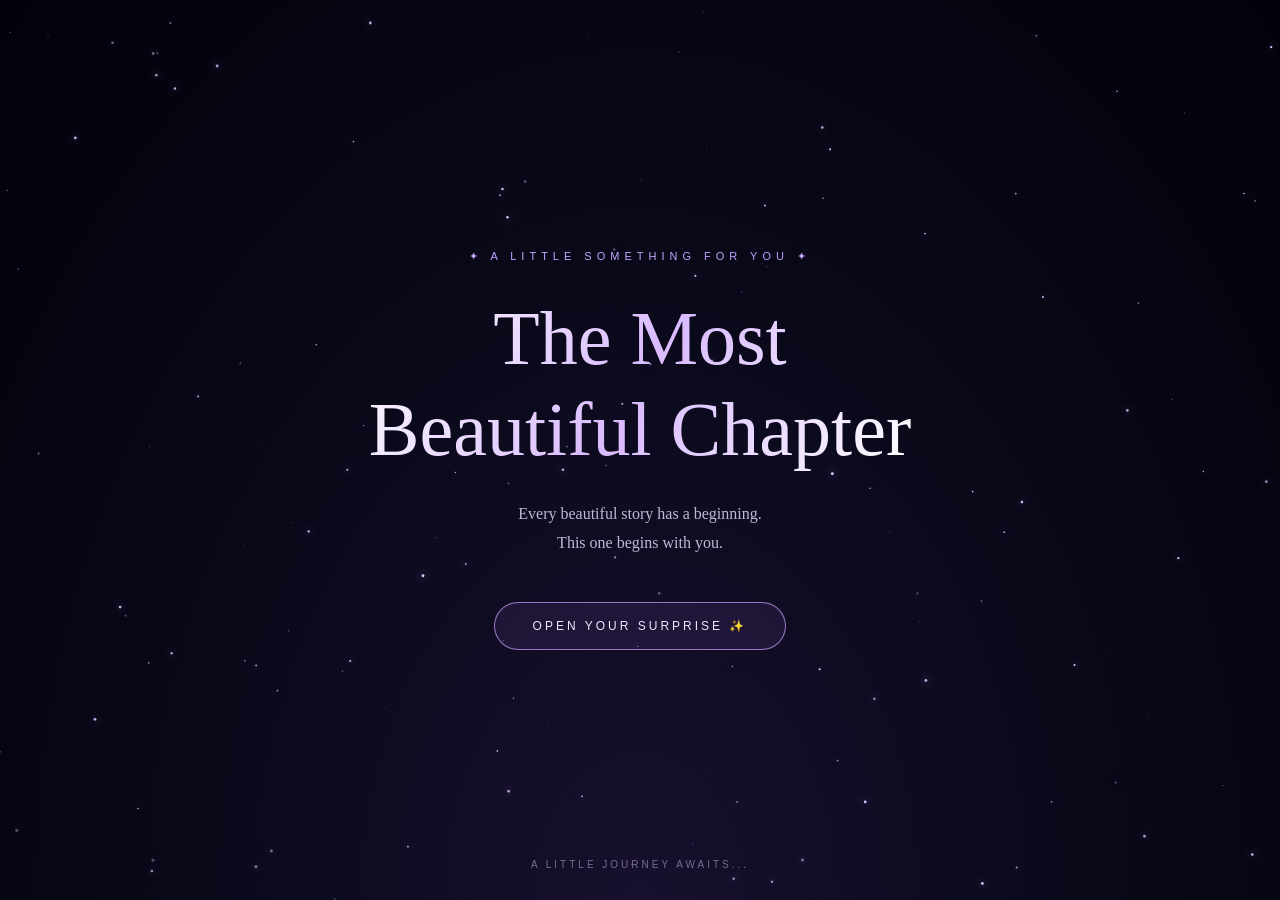
<file: index.html>
<!DOCTYPE html>
<html lang="en">
<head>
<meta charset="UTF-8">
<meta name="viewport" content="width=device-width, initial-scale=1.0">
<title>The Most Beautiful Chapter</title>
<link rel="stylesheet" href="style.css">
</head>
<body>

<canvas id="stars"></canvas>

<div class="container">

    <div class="top-label">
        ✦ A LITTLE SOMETHING FOR YOU ✦
    </div>

    <h1>
        The Most<br>
        Beautiful Chapter
    </h1>

    <p class="subtitle">
        Every beautiful story has a beginning.<br>
        This one begins with you.
    </p>

    <button class="surprise-btn" onclick="openSurprise()">
        OPEN YOUR SURPRISE ✨
    </button>

    <div class="bottom-text">
        A LITTLE JOURNEY AWAITS...
    </div>

</div>

<script src="script.js"></script>
</body>
</html>
</file>
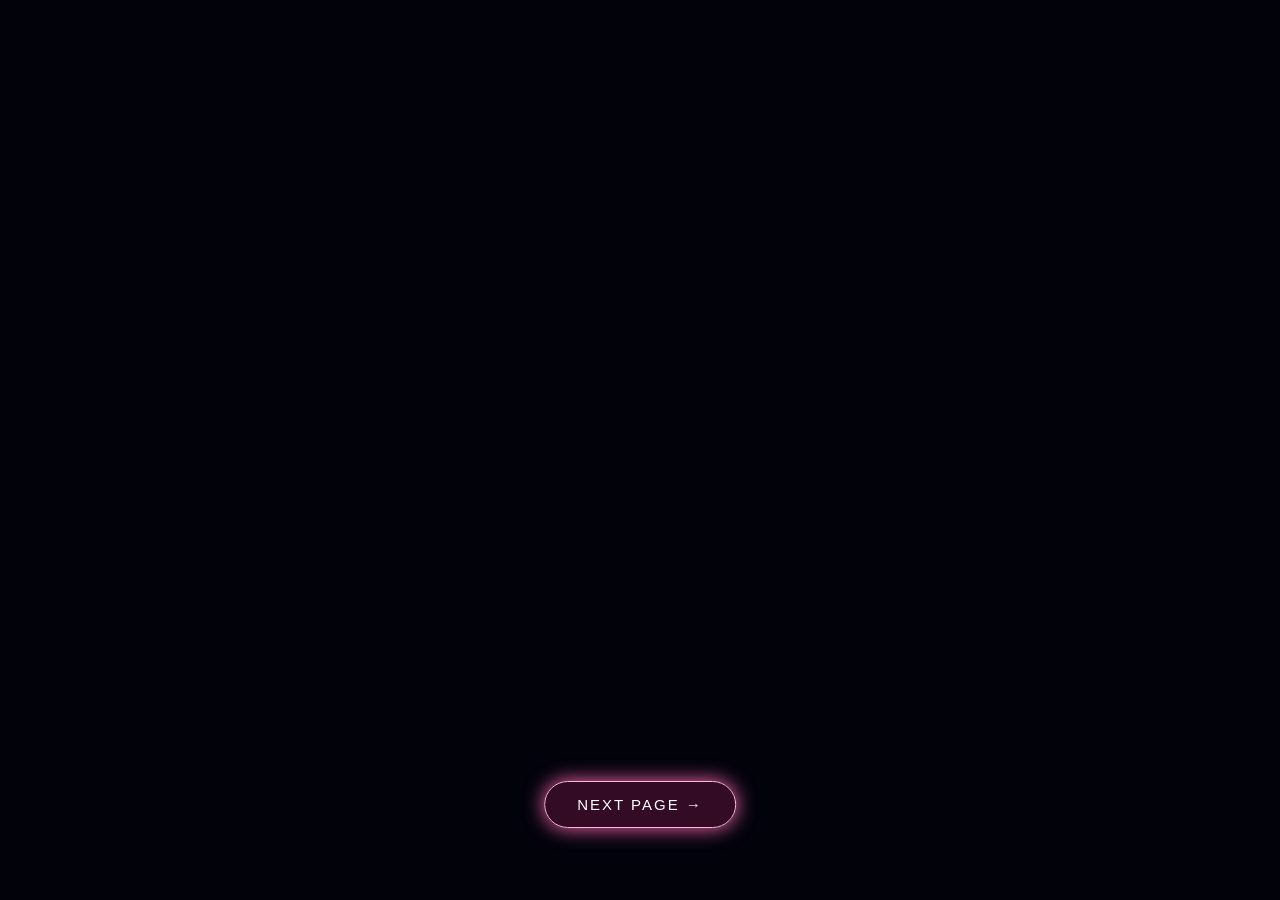
<file: page2.html>
<!DOCTYPE html>
<html lang="en">
<head>
    <meta charset="UTF-8">
    <meta name="viewport" content="width=device-width, initial-scale=1.0">

    <title>A Universe of You</title>

    <link rel="stylesheet" href="galaxy.css">
</head>

<body>

    <canvas class="webgl"></canvas>

    <div class="love-message">

        <div class="message first">
            <h1>Among Billions of Stars</h1>

            <p>
                “The universe is endless,<br>
                yet somehow, my favorite place<br>
                is wherever you are.”
            </p>
        </div>

        <div class="message second">
            <h1>A Thousand Little Reasons</h1>

            <p>
                “Maybe I can't give you the whole universe,<br>
                but I promise to make you feel like<br>
                you are my whole universe.”
            </p>
        </div>

        <div class="message third">
            <h2>
                Happy Birthday,<br>
                My Favorite Person ❤️
            </h2>
        </div>

    </div>

    <script type="module" src="galaxy.js"></script>
    <button id="nextButton" onclick="window.location.href='page3.html'">
    NEXT PAGE →
</button>

</body>
</html>
</file>
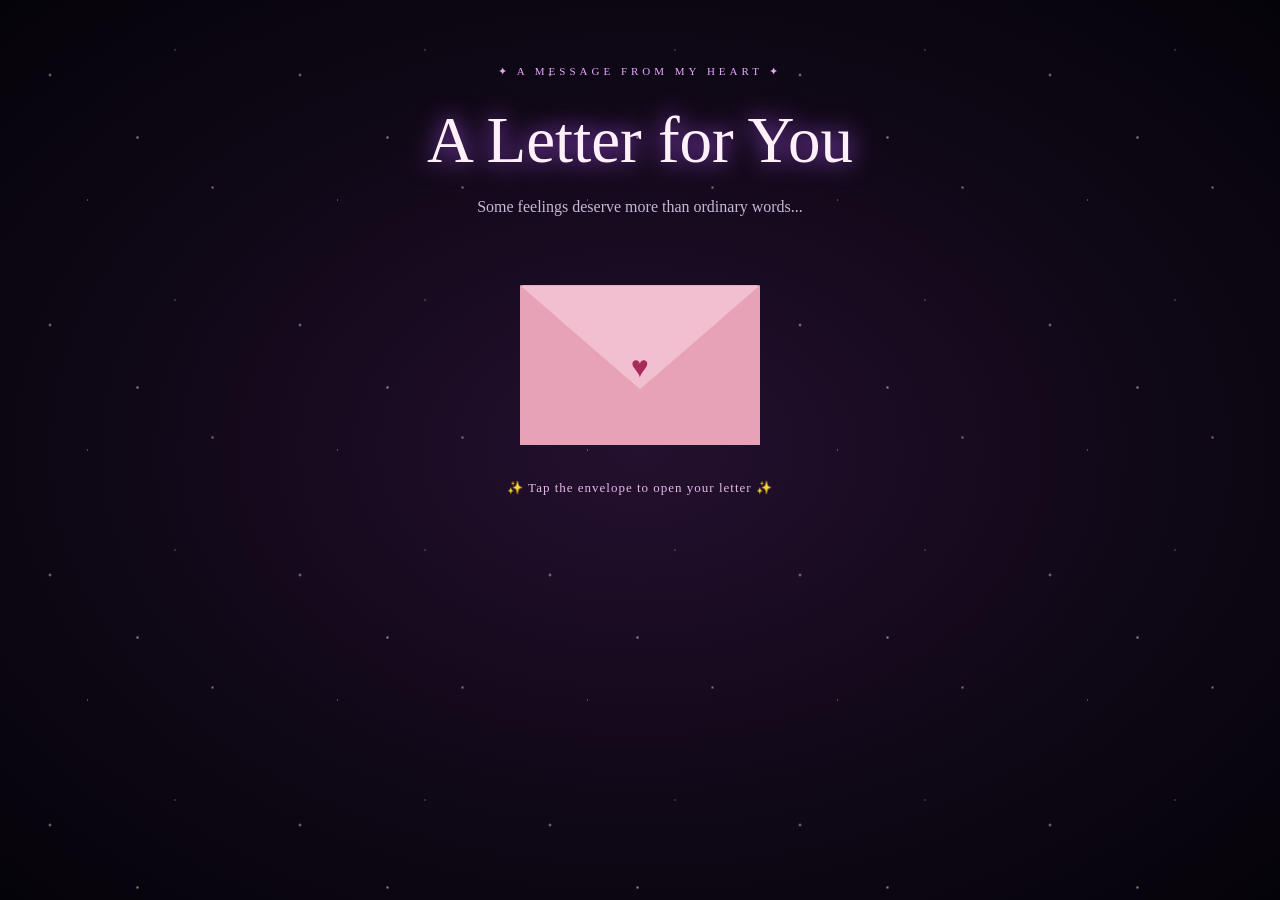
<file: page3.html>
<!DOCTYPE html>
<html lang="en">
<head>
<meta charset="UTF-8">
<meta name="viewport" content="width=device-width, initial-scale=1.0">
<title>A Letter for You ❤️</title>
<link rel="stylesheet" href="letter.css">
</head>

<body>

<div class="stars"></div>

<div class="letter-container">

    <div class="top-label">✦ A MESSAGE FROM MY HEART ✦</div>

    <h1>A Letter for You</h1>

    <p class="subtitle">
        Some feelings deserve more than ordinary words...
    </p>

    <div class="envelope" id="envelope" onclick="openLetter()">
        <div class="envelope-back"></div>
        <div class="letter">
            <div class="letter-preview">A little letter for you ❤️</div>
        </div>
        <div class="envelope-front"></div>
        <div class="envelope-flap"></div>
        <div class="heart">♥</div>
    </div>

    <p class="click-text" id="clickText">
        ✨ Tap the envelope to open your letter ✨
    </p>

    <div class="letter-content" id="letterContent">

        <h2>To My Favorite Person,</h2>

        <p id="typedText"></p>

        <p class="signature">
            With all my love, ❤️
        </p>

    </div>

    <button class="next-btn" id="nextBtn" onclick="goNext()">
        CONTINUE THE JOURNEY ✨
    </button>

</div>

<script src="letter.js"></script>

</body>
</html>
</file>
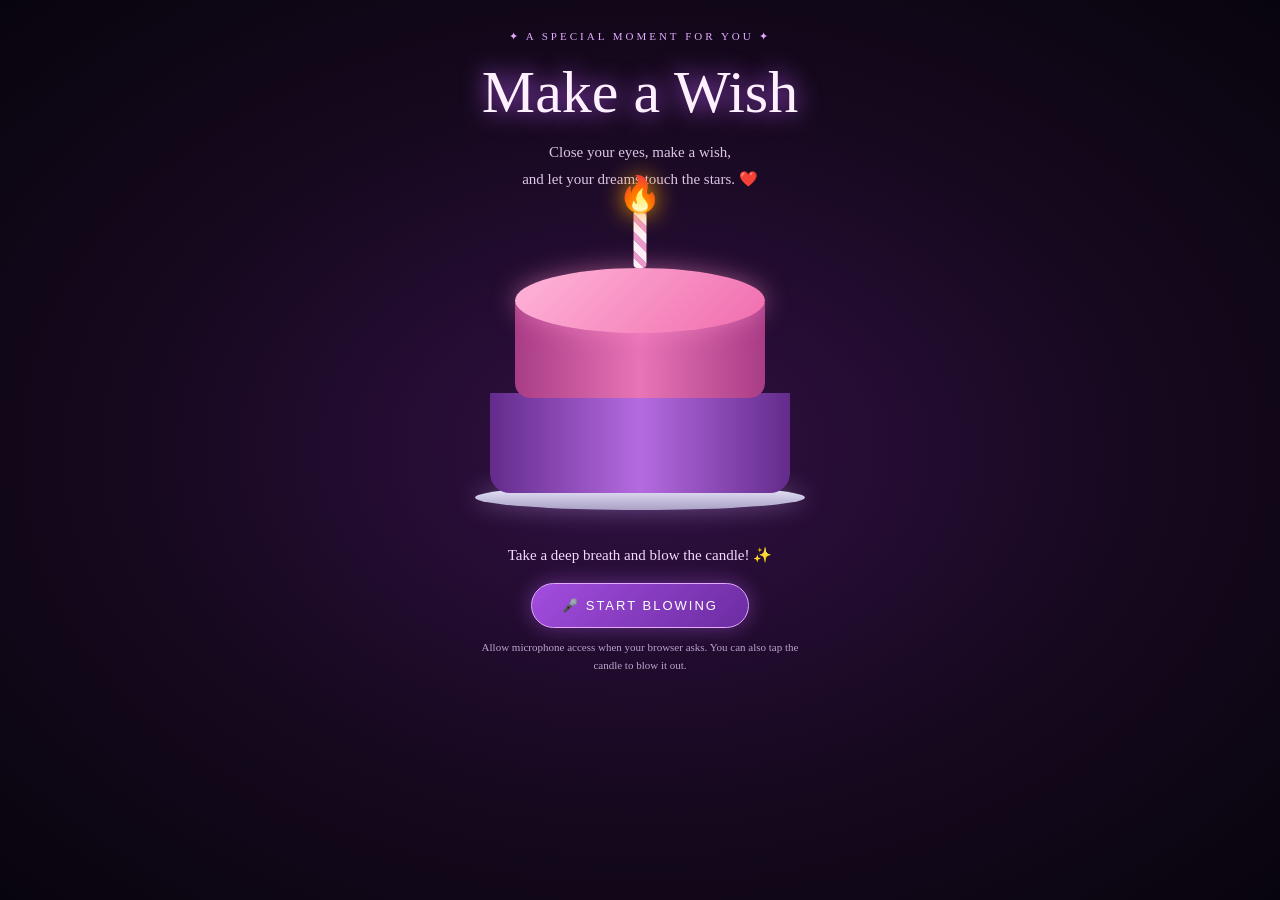
<file: page5.html>
<!DOCTYPE html>
<html lang="en">
<head>
    <meta charset="UTF-8">
    <meta name="viewport" content="width=device-width, initial-scale=1.0">
    <title>Make a Wish ❤️</title>
    <link rel="stylesheet" href="cake.css">
</head>

<body>

    <div class="cake-container">

        <div class="top-label">
            ✦ A SPECIAL MOMENT FOR YOU ✦
        </div>

        <h1>Make a Wish</h1>

        <p class="subtitle">
            Close your eyes, make a wish,<br>
            and let your dreams touch the stars. ❤️
        </p>

        <div class="cake-area">

            <div class="cake">

                <div class="flame" id="flame">🔥</div>

                <div class="candle"></div>

                <div class="cake-top"></div>
                <div class="cake-middle"></div>
                <div class="cake-bottom"></div>
                <div class="cake-plate"></div>

            </div>

        </div>

        <p id="instruction">
            Take a deep breath and blow the candle! ✨
        </p>

        <button id="blowButton">
            🎤 START BLOWING
        </button>

        <p class="hint">
            Allow microphone access when your browser asks.
            You can also tap the candle to blow it out.
        </p>

        <div id="surprise" class="hidden">

            <h2>Happy Birthday, My Love! ❤️</h2>

            <p>
                May every wish in your heart come true.<br>
                You deserve all the happiness in this universe.
            </p>

            <button onclick="goNext()">
                ONE LAST SURPRISE ✨
            </button>

        </div>

    </div>

    <script src="cake.js"></script>

</body>
</html>
</file>
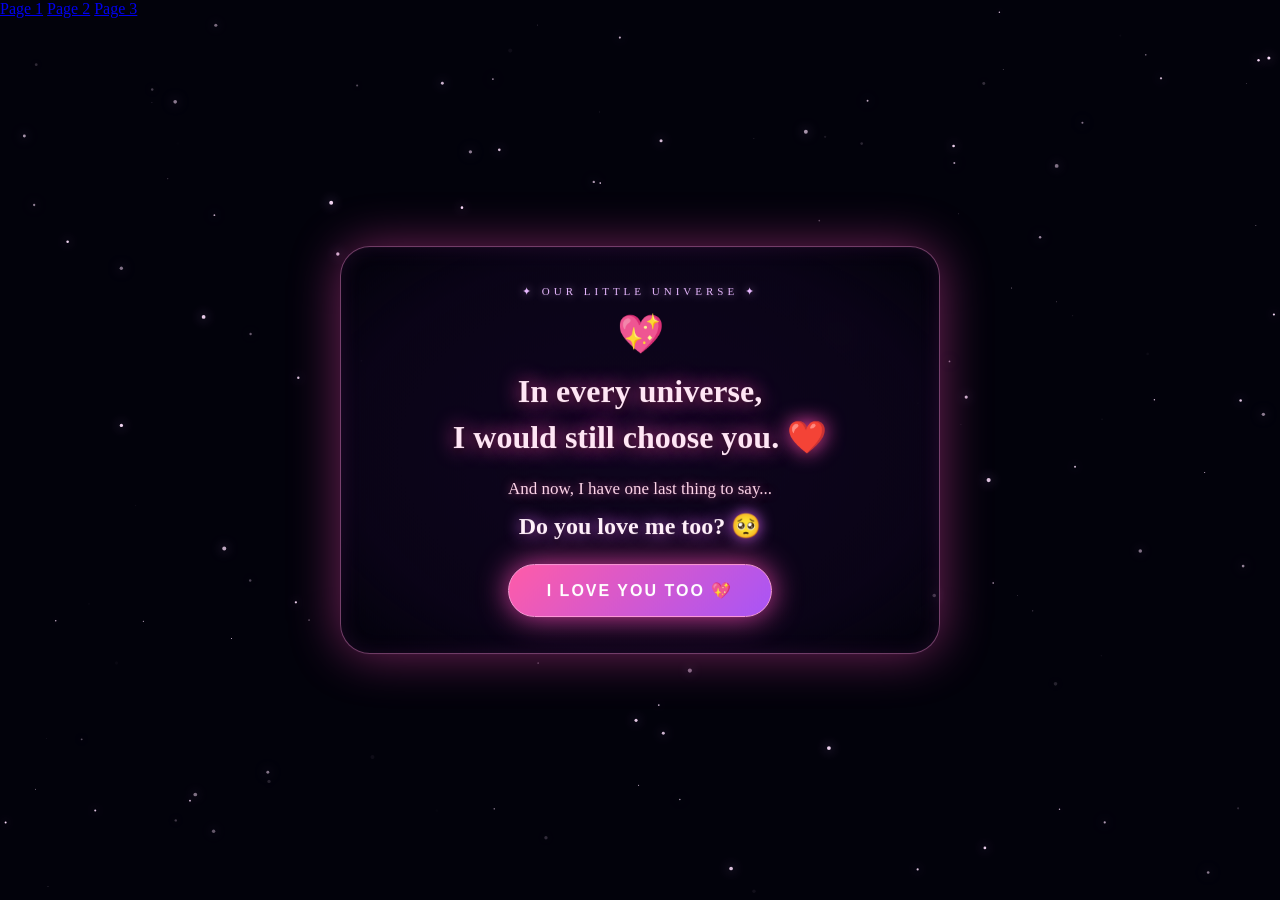
<file: page6.html>
<!DOCTYPE html>
<html lang="en">
<head>
    <meta charset="UTF-8">
    <meta name="viewport" content="width=device-width, initial-scale=1.0">
    <title>Forever Special ❤️</title>
    <link rel="stylesheet" href="final.css">
</head>

<body class="page3-standalone-body">

    <!-- Top Serial Page Navigation -->
    <nav id="topNav">
        <a href="page1.html" class="nav-btn">Page 1</a>
        <a href="page2.html" class="nav-btn">Page 2</a>
        <a href="page3.html" class="nav-btn active">Page 3</a>
    </nav>

    <canvas id="stars"></canvas>

    <!-- Intro Card -->
    <div id="page3IntroCard" class="page3-proposal-card">

        <p class="top-label">✦ OUR LITTLE UNIVERSE ✦</p>

        <div class="heart-pulse-icon">💖</div>

        <h2>
            In every universe,<br>
            I would still choose you. ❤️
        </h2>

        <p class="question-subtitle">
            And now, I have one last thing to say...
        </p>

        <h3>Do you love me too? 🥺</h3>

        <button
            id="loveButton"
            class="love-btn-glow"
            onclick="showLoveMessage(event)">
            I LOVE YOU TOO 💖
        </button>

    </div>

    <!-- Celebration Container -->
    <main id="page3Celebration" class="container celebration-container hidden">

        <div id="loveMessage" class="hidden">

            <p>You just made my whole universe brighter! ✨</p>

            <p class="extra-love">
                I wish I could hold your hand right now,
                look into your eyes, and tell you how much
                you mean to me. ❤️
            </p>

            <p class="forever-line">
                You will always be my favourite person. 💗
            </p>

        </div>

        <footer>
            MADE WITH ALL MY LOVE ❤️
        </footer>

    </main>

    <script src="final.js"></script>

    <!-- Old YouTube Music Removed -->

</body>
</html>
</file>
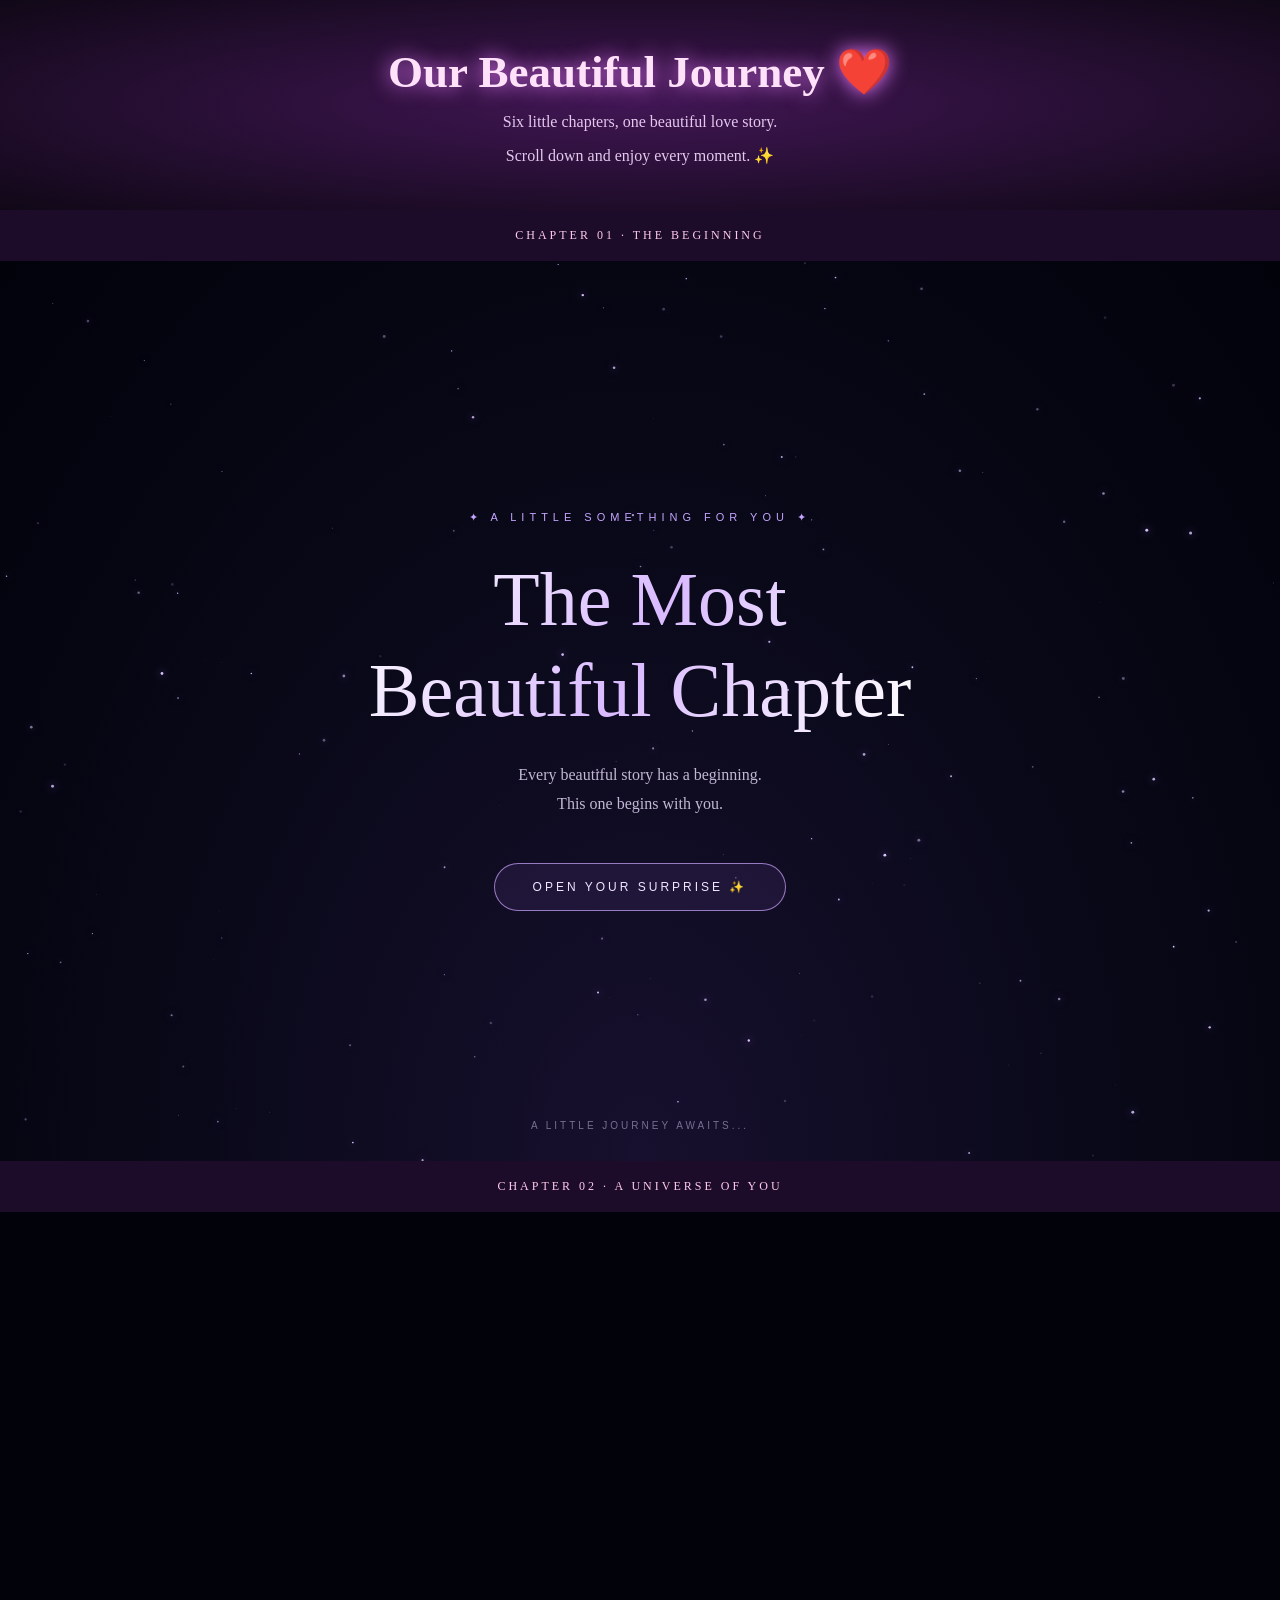
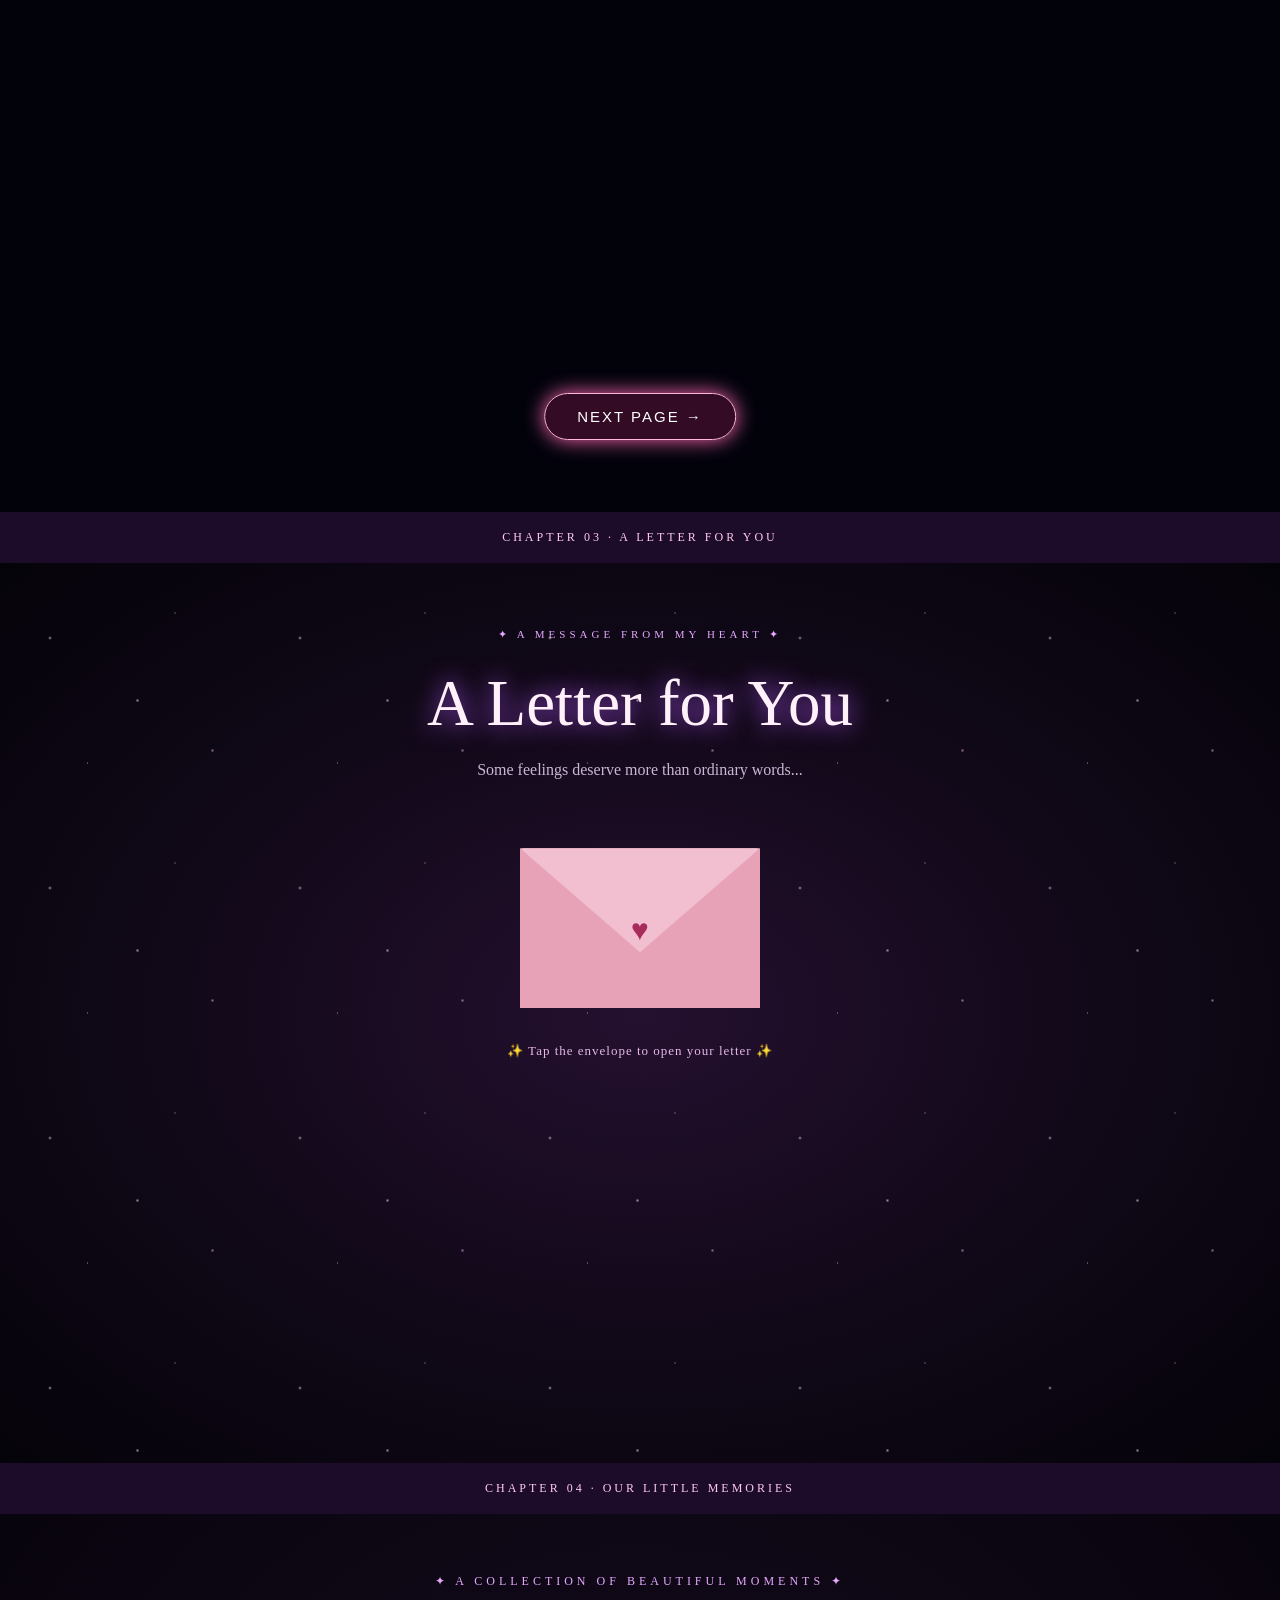
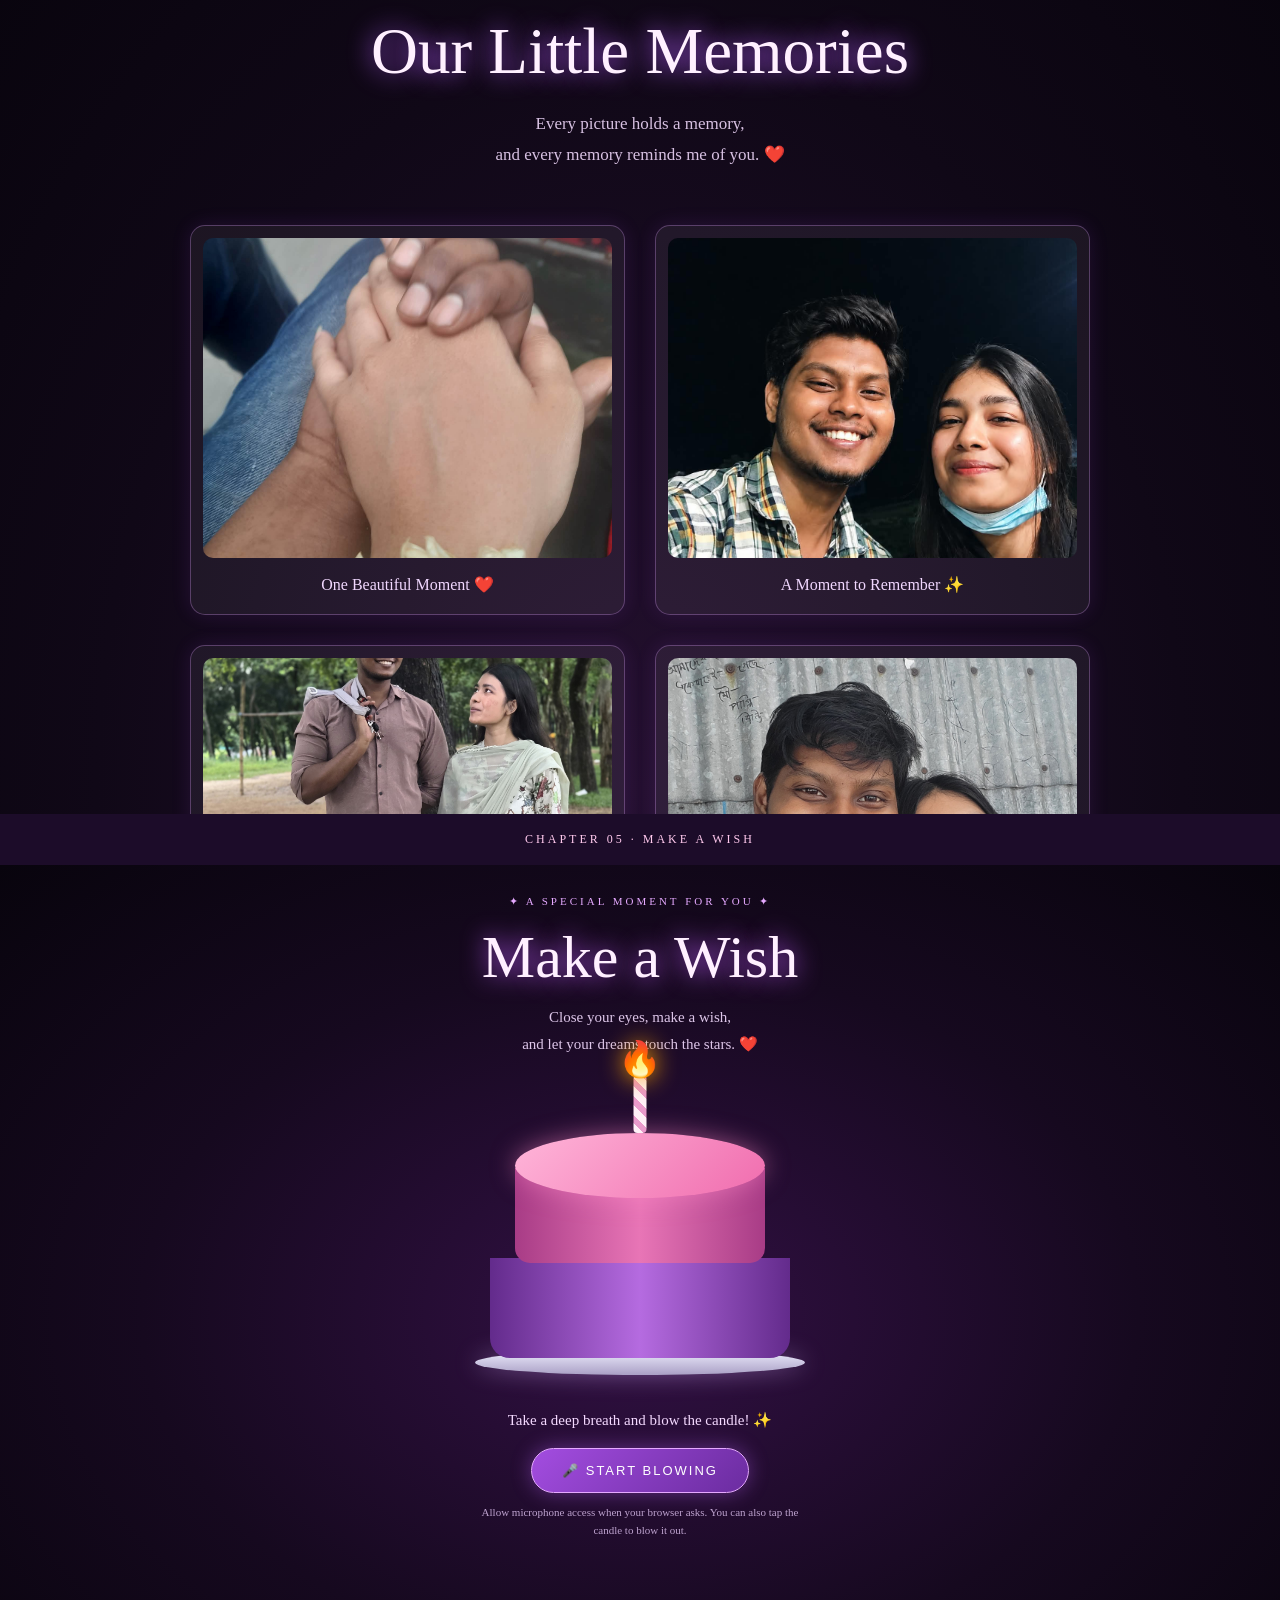
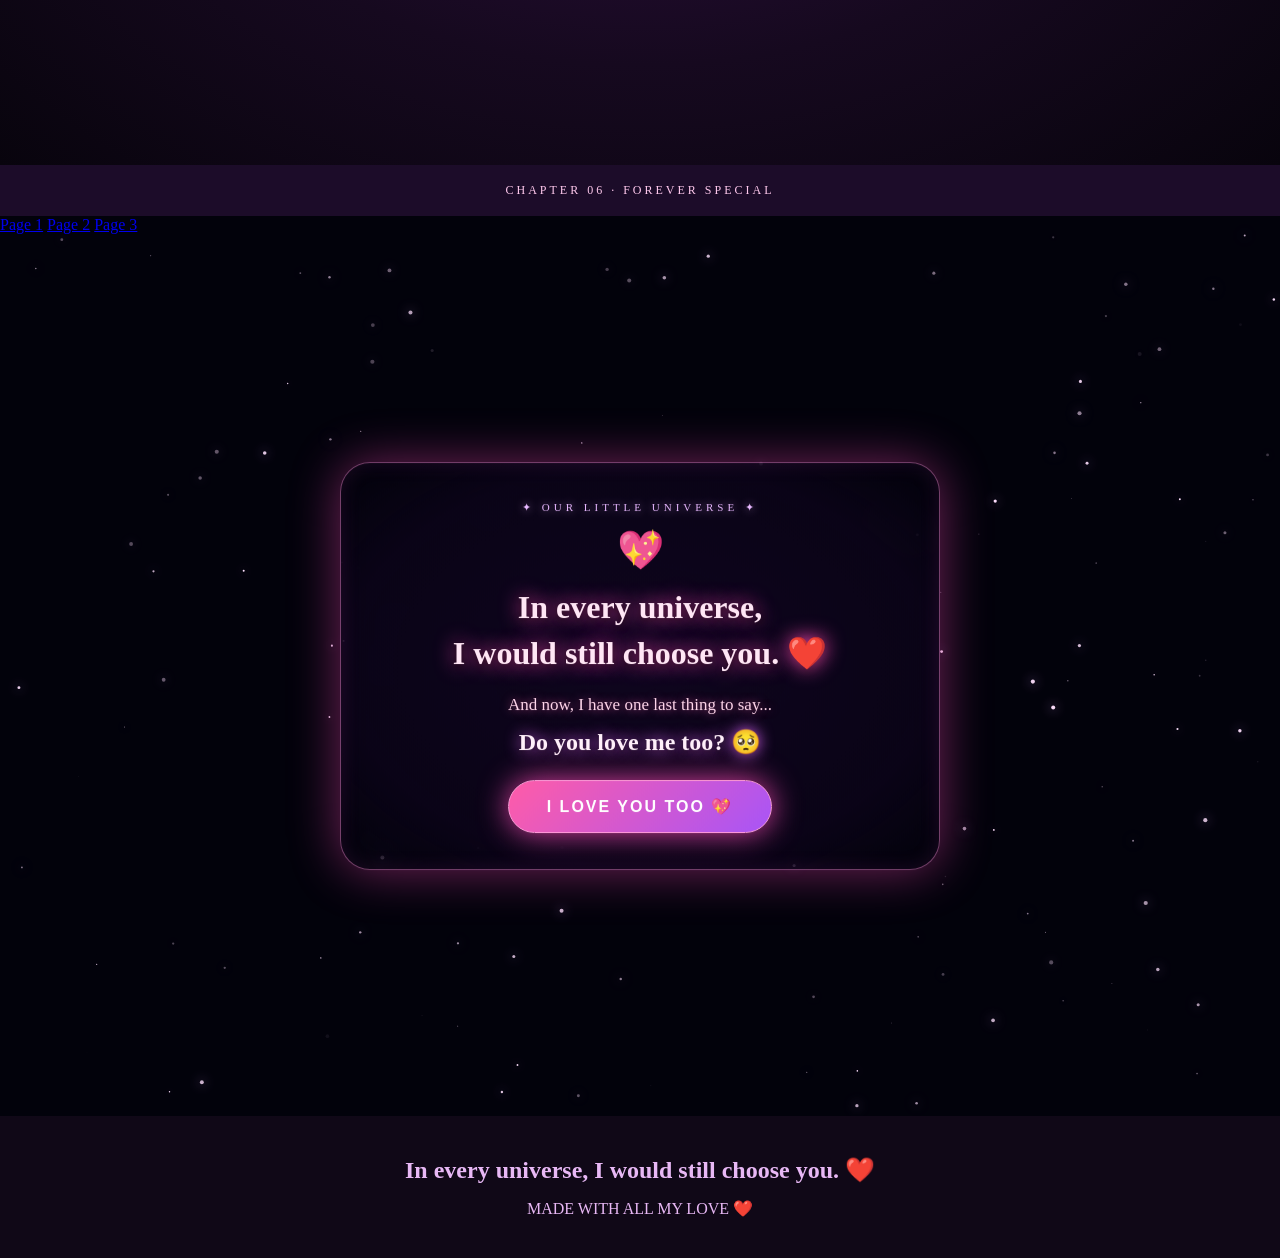
<file: preview.html>
<!DOCTYPE html>
<html lang="en">
<head>
    <meta charset="UTF-8">
    <meta name="viewport" content="width=device-width, initial-scale=1.0">
    <title>Our Beautiful Journey ❤️</title>

    <style>
        * {
            margin: 0;
            padding: 0;
            box-sizing: border-box;
        }

        body {
            background: #100817;
            color: white;
            font-family: Georgia, serif;
        }

        .preview-header {
            text-align: center;
            padding: 45px 15px;
            background: radial-gradient(ellipse, #401653, #100817);
        }

        .preview-header h1 {
            font-size: clamp(27px, 5vw, 45px);
            color: #ffe1fa;
            text-shadow: 0 0 20px #e879ff;
        }

        .preview-header p {
            margin-top: 15px;
            color: #e4c8ee;
        }

        .page {
            width: 100%;
            min-height: 100vh;
            border: none;
            display: block;
            background: #100817;
        }

        .page-label {
            text-align: center;
            padding: 18px;
            color: #ffc9ed;
            letter-spacing: 3px;
            font-size: 12px;
            background: #1c0c29;
        }

        footer {
            text-align: center;
            padding: 40px 15px;
            color: #e8b8f5;
            background: #100817;
        }
    </style>
</head>

<body>

    <header class="preview-header">
        <h1>Our Beautiful Journey ❤️</h1>
        <p>Six little chapters, one beautiful love story.</p>
        <p>Scroll down and enjoy every moment. ✨</p>
    </header>

    <div class="page-label">CHAPTER 01 · THE BEGINNING</div>
    <iframe class="page" src="index.html" title="The Beginning"></iframe>

    <div class="page-label">CHAPTER 02 · A UNIVERSE OF YOU</div>
    <iframe class="page" src="page2.html" title="A Universe of You"></iframe>

    <div class="page-label">CHAPTER 03 · A LETTER FOR YOU</div>
    <iframe class="page" src="page3.html" title="A Letter for You"></iframe>

    <div class="page-label">CHAPTER 04 · OUR LITTLE MEMORIES</div>
    <iframe class="page" src="page4.html" title="Our Little Memories"></iframe>

    <div class="page-label">CHAPTER 05 · MAKE A WISH</div>
    <iframe class="page" src="page5.html" title="Make a Wish"></iframe>

    <div class="page-label">CHAPTER 06 · FOREVER SPECIAL</div>
    <iframe class="page" src="page6.html" title="Forever Special"></iframe>

    <footer>
        <h2>In every universe, I would still choose you. ❤️</h2>
        <p style="margin-top: 15px;">MADE WITH ALL MY LOVE ❤️</p>
    </footer>

</body>
</html>
</file>
<file: style.css>
* {
    margin: 0;
    padding: 0;
    box-sizing: border-box;
}

body {
    min-height: 100vh;
    overflow: hidden;
    background: radial-gradient(
        ellipse at bottom,
        #17102e 0%,
        #080817 55%,
        #02020b 100%
    );
    color: white;
    font-family: Georgia, serif;
}

#stars {
    position: fixed;
    inset: 0;
    width: 100%;
    height: 100%;
    z-index: 0;
}

.container {
    position: relative;
    z-index: 2;
    min-height: 100vh;
    display: flex;
    flex-direction: column;
    justify-content: center;
    align-items: center;
    text-align: center;
    padding: 25px;
}

.top-label {
    color: #c5a4ff;
    font-family: Arial, sans-serif;
    font-size: 11px;
    letter-spacing: 5px;
    margin-bottom: 30px;
    opacity: 0;
    animation: fadeUp 1.5s 0.4s forwards;
}

h1 {
    font-size: clamp(38px, 7vw, 76px);
    font-weight: normal;
    line-height: 1.2;
    max-width: 850px;
    background: linear-gradient(
        120deg,
        #ffffff,
        #d9baff,
        #ffffff
    );
    background-clip: text;
    -webkit-background-clip: text;
    color: transparent;
    opacity: 0;
    animation: fadeUp 1.8s 0.8s forwards;
}

.subtitle {
    color: #c2b8d5;
    font-size: 16px;
    line-height: 1.8;
    max-width: 450px;
    margin-top: 25px;
    opacity: 0;
    animation: fadeUp 1.5s 1.5s forwards;
}

.surprise-btn {
    margin-top: 45px;
    padding: 16px 38px;
    border: 1px solid rgba(204, 165, 255, 0.7);
    border-radius: 50px;
    color: #f2e6ff;
    background: rgba(142, 93, 200, 0.12);
    font-size: 12px;
    letter-spacing: 3px;
    cursor: pointer;
    transition: 0.4s;
    opacity: 0;
    animation: fadeUp 1.5s 2.1s forwards;
}

.surprise-btn:hover {
    background: rgba(177, 124, 255, 0.3);
    box-shadow: 0 0 35px rgba(177, 124, 255, 0.4);
    transform: translateY(-4px);
}

.bottom-text {
    position: absolute;
    bottom: 30px;
    color: #77708f;
    font-family: Arial, sans-serif;
    font-size: 10px;
    letter-spacing: 3px;
    opacity: 0;
    animation: fadeIn 2s 3s forwards;
}

@keyframes fadeUp {
    from {
        opacity: 0;
        transform: translateY(35px);
    }
    to {
        opacity: 1;
        transform: translateY(0);
    }
}

@keyframes fadeIn {
    to {
        opacity: 1;
    }
}

@media (max-width: 600px) {
    .subtitle {
        font-size: 14px;
    }

    .surprise-btn {
        padding: 15px 28px;
        font-size: 10px;
    }
}
/* FULL SCREEN PAGE 1 */
html,
body {
    width: 100%;
    min-height: 100%;
    margin: 0;
}

body {
    min-height: 100vh;
    min-height: 100svh;
    overflow: hidden;
}

.container {
    min-height: 100vh;
    min-height: 100svh;
    width: 100%;
    display: flex;
    flex-direction: column;
    justify-content: center;
    align-items: center;
    padding: 20px;
}

#stars {
    position: fixed;
    inset: 0;
    width: 100%;
    height: 100%;
}
</file>
<file: galaxy.css>
* {
    margin: 0;
    padding: 0;
    box-sizing: border-box;
}

html,
body {
    width: 100%;
    height: 100%;
    overflow: hidden;
    background: #02020b;
}

.webgl {
    position: fixed;
    inset: 0;
    width: 100%;
    height: 100%;
    outline: none;
    z-index: 0;
    display: block;
}

.love-message {
    position: fixed;
    inset: 0;
    z-index: 2;
    display: flex;
    align-items: flex-start;
    justify-content: center;
    text-align: center;
    pointer-events: none;
    padding: 8vh 20px 20px;
    background: transparent !important;
}

.message {
    position: absolute;
    top: 8vh;
    left: 50%;
    transform: translateX(-50%);
    width: 100%;
    padding: 15px;
    opacity: 0;
    background: transparent !important;
    background-color: transparent !important;
    border: none !important;
    outline: none !important;
    box-shadow: none !important;
    backdrop-filter: none !important;
    -webkit-backdrop-filter: none !important;
    animation: showMessage 6s ease forwards;
}

.message h1 {
    font-family: Georgia, serif;
    font-size: clamp(28px, 5vw, 48px);
    font-weight: normal;
    color: #FFB6D9 !important;
    text-shadow: 0 0 12px #FF69B4;
    margin-bottom: 25px;
    background: transparent !important;
}

.message p {
    font-family: Georgia, serif;
    font-size: clamp(15px, 2.5vw, 22px);
    line-height: 1.9;
    color: #FFFFFF !important;
    text-shadow: 0 0 8px rgba(255, 182, 217, 0.5);
    background: transparent !important;
}

.message.second {
    animation-delay: 6s;
}

.message.third {
    animation-delay: 12s;
}

.message h2 {
    font-family: Georgia, serif;
    font-weight: normal;
    font-size: clamp(27px, 5vw, 46px);
    color: #FFB6D9 !important;
    text-shadow: 0 0 15px #FF69B4;
    background: transparent !important;
}

@keyframes showMessage {
    0% {
        opacity: 0;
        transform: translate(-50%, 25px);
    }

    15% {
        opacity: 1;
        transform: translate(-50%, 0);
    }

    80% {
        opacity: 1;
        transform: translate(-50%, 0);
    }

    100% {
        opacity: 0;
        transform: translate(-50%, -20px);
    }
}

#nextButton {
    position: fixed;
    z-index: 5;
    bottom: 8%;
    left: 50%;
    transform: translateX(-50%);
    padding: 14px 32px;
    border: 1px solid #FFB6D9;
    border-radius: 40px;
    background: rgba(100, 20, 65, 0.5);
    color: #FFFFFF;
    font-size: 15px;
    letter-spacing: 2px;
    cursor: pointer;
    box-shadow: 0 0 20px #FF69B4;
    opacity: 0;
    pointer-events: none;
    animation: showNext 1s ease 18s forwards;
}

@keyframes showNext {
    to {
        opacity: 1;
        pointer-events: auto;
    }
}
</file>
<file: letter.css>
* {
    margin: 0;
    padding: 0;
    box-sizing: border-box;
}

body {
    min-height: 100vh;
    overflow-x: hidden;
    background: radial-gradient(ellipse at center, #24102f 0%, #100817 55%, #05030a 100%);
    color: #fff;
    font-family: Georgia, 'Times New Roman', serif;
}

.stars {
    position: fixed;
    inset: 0;
    pointer-events: none;
    background-image:
        radial-gradient(2px 2px at 20% 30%, #fff, transparent),
        radial-gradient(1px 1px at 70% 20%, #fff, transparent),
        radial-gradient(2px 2px at 85% 75%, #f5b8ff, transparent),
        radial-gradient(1px 1px at 35% 80%, #fff, transparent),
        radial-gradient(2px 2px at 55% 55%, #fff, transparent);
    background-size: 250px 250px;
    opacity: 0.55;
    animation: twinkle 5s infinite alternate;
}

.letter-container {
    position: relative;
    z-index: 1;
    width: 100%;
    min-height: 100vh;
    padding: 65px 20px;
    display: flex;
    flex-direction: column;
    align-items: center;
    text-align: center;
}

.top-label {
    color: #e5a8ff;
    letter-spacing: 4px;
    font-size: 11px;
    margin-bottom: 25px;
    animation: fadeIn 2s ease;
}

h1 {
    font-size: clamp(38px, 7vw, 65px);
    color: #fff0fa;
    font-weight: normal;
    text-shadow: 0 0 25px #b65aff;
    margin-bottom: 15px;
    animation: fadeIn 2s ease;
}

.subtitle {
    color: #cbb6d5;
    font-size: 16px;
    margin-bottom: 65px;
    line-height: 1.7;
}

.envelope {
    position: relative;
    width: 240px;
    height: 160px;
    cursor: pointer;
    margin: 0 auto 35px;
    perspective: 1000px;
    transition: transform 0.4s ease;
}

.envelope:hover {
    transform: translateY(-8px);
}

.envelope-back {
    position: absolute;
    inset: 0;
    background: #c77d9d;
    border-radius: 5px;
    z-index: 1;
}

.letter {
    position: absolute;
    width: 210px;
    height: 135px;
    background: #fff0e9;
    left: 15px;
    bottom: 5px;
    z-index: 2;
    transition: transform 1s ease;
    display: flex;
    justify-content: center;
    align-items: center;
}

.letter-preview {
    color: #9d4e70;
    font-size: 14px;
}

.envelope-front {
    position: absolute;
    inset: 0;
    background: #e7a2b8;
    clip-path: polygon(0 0, 50% 60%, 100% 0, 100% 100%, 0 100%);
    z-index: 3;
}

.envelope-flap {
    position: absolute;
    inset: 0;
    background: #f2bfd0;
    clip-path: polygon(0 0, 100% 0, 50% 65%);
    transform-origin: top;
    transition: transform 0.8s ease;
    z-index: 4;
}

.heart {
    position: absolute;
    z-index: 5;
    top: 65px;
    left: 50%;
    transform: translateX(-50%);
    color: #a72c5b;
    font-size: 30px;
    transition: opacity 0.4s ease;
}

.envelope.open .envelope-flap {
    transform: rotateX(180deg);
    z-index: 0;
}

.envelope.open .letter {
    transform: translateY(-115px);
    z-index: 6;
}

.envelope.open .heart {
    opacity: 0;
}

.click-text {
    color: #e5b9e9;
    font-size: 13px;
    letter-spacing: 1px;
    margin-bottom: 30px;
    animation: pulse 2s infinite;
}

.letter-content {
    display: none;
    max-width: 650px;
    width: 100%;
    padding: 35px 30px;
    margin: 10px auto 35px;
    background: rgba(255, 240, 245, 0.96);
    color: #4a263b;
    border-radius: 12px;
    box-shadow: 0 0 40px rgba(218, 125, 190, 0.25);
    text-align: left;
    line-height: 1.9;
}

.letter-content.show {
    display: block;
    animation: fadeUp 1.2s ease;
}

.letter-content h2 {
    color: #a34472;
    margin-bottom: 20px;
    font-size: 25px;
}

#typedText {
    white-space: pre-line;
    font-size: 16px;
    min-height: 100px;
}

.signature {
    text-align: right;
    margin-top: 25px;
    color: #a34472;
    font-weight: bold;
}

.next-btn {
    display: none;
    background: linear-gradient(135deg, #a94cbd, #e17ca8);
    border: none;
    color: white;
    padding: 15px 30px;
    border-radius: 30px;
    font-size: 12px;
    letter-spacing: 2px;
    cursor: pointer;
    box-shadow: 0 0 25px rgba(207, 105, 214, 0.3);
    transition: 0.3s;
}

.next-btn.show {
    display: block;
    animation: fadeUp 1s ease;
}

.next-btn:hover {
    transform: scale(1.06);
    box-shadow: 0 0 35px rgba(207, 105, 214, 0.6);
}

@keyframes fadeIn {
    from { opacity: 0; }
    to { opacity: 1; }
}

@keyframes fadeUp {
    from {
        opacity: 0;
        transform: translateY(25px);
    }
    to {
        opacity: 1;
        transform: translateY(0);
    }
}

@keyframes pulse {
    0%, 100% { opacity: 0.6; }
    50% { opacity: 1; }
}

@keyframes twinkle {
    from { opacity: 0.25; }
    to { opacity: 0.75; }
}

@media (max-width: 600px) {
    .letter-container {
        padding: 50px 18px;
    }

    .subtitle {
        margin-bottom: 55px;
    }

    .letter-content {
        padding: 25px 20px;
    }

    #typedText {
        font-size: 15px;
    }
}
</file>
<file: cake.css>
* {
    margin: 0;
    padding: 0;
    box-sizing: border-box;
}

body {
    min-height: 100vh;
    background: radial-gradient(
        ellipse at center,
        #321044 0%,
        #16091f 55%,
        #08040d 100%
    );
    color: white;
    font-family: Georgia, serif;
    overflow-x: hidden;
}

.cake-container {
    min-height: 100vh;
    padding: 30px 20px 35px;
    display: flex;
    flex-direction: column;
    align-items: center;
    text-align: center;
}

.top-label {
    color: #e5a9ff;
    letter-spacing: 3px;
    font-size: 11px;
    margin-bottom: 15px;
}

h1 {
    font-size: clamp(38px, 7vw, 60px);
    font-weight: normal;
    color: #fff0ff;
    text-shadow: 0 0 25px #c05cff;
    margin-bottom: 12px;
}

.subtitle {
    color: #ddc6e9;
    font-size: 15px;
    line-height: 1.8;
}

/* Cake area */

.cake-area {
    width: 340px;
    height: 310px;
    margin-top: 35px;
    display: flex;
    justify-content: center;
    align-items: center;
}

.cake {
    position: relative;
    width: 300px;
    height: 230px;
    animation: cakeAppear 1.5s ease;
}

/* Cake layers */

.cake-top {
    position: absolute;
    top: 0;
    left: 25px;
    width: 250px;
    height: 65px;
    border-radius: 50%;
    background: linear-gradient(135deg, #ffb6d9, #f06cae);
    box-shadow: 0 0 25px rgba(255, 140, 200, 0.5);
    z-index: 3;
}

.cake-middle {
    position: absolute;
    top: 35px;
    left: 25px;
    width: 250px;
    height: 95px;
    background: linear-gradient(
        90deg,
        #a83c86,
        #e875b6,
        #a83c86
    );
    border-radius: 0 0 15px 15px;
    z-index: 2;
}

.cake-bottom {
    position: absolute;
    top: 125px;
    left: 0;
    width: 300px;
    height: 100px;
    background: linear-gradient(
        90deg,
        #632b8c,
        #b56be0,
        #632b8c
    );
    border-radius: 0 0 20px 20px;
    z-index: 1;
}

.cake-plate {
    position: absolute;
    bottom: -12px;
    left: -15px;
    width: 330px;
    height: 25px;
    background: linear-gradient(#eeeeff, #aaa0c5);
    border-radius: 50%;
    box-shadow: 0 0 25px rgba(220, 180, 255, 0.4);
}

/* Candle */

.candle {
    position: absolute;
    z-index: 5;
    top: -58px;
    left: 50%;
    transform: translateX(-50%);
    width: 13px;
    height: 58px;
    background: repeating-linear-gradient(
        45deg,
        #fff0f7,
        #fff0f7 7px,
        #e99acb 7px,
        #e99acb 13px
    );
    border-radius: 4px;
}

/* Flame */

.flame {
    position: absolute;
    z-index: 6;
    top: -94px;
    left: 50%;
    transform: translateX(-50%);
    font-size: 35px;
    filter: drop-shadow(0 0 12px orange);
    animation: flicker 0.7s infinite alternate;
    cursor: pointer;
}

.flame.off {
    display: none;
}

/* Instruction */

#instruction {
    color: #f4d9ff;
    font-size: 15px;
    margin-top: 5px;
    line-height: 1.7;
}

button {
    margin-top: 14px;
    padding: 14px 30px;
    border: 1px solid #e5a9ff;
    border-radius: 30px;
    background: linear-gradient(135deg, #a34de0, #6b2ca0);
    color: white;
    font-size: 13px;
    letter-spacing: 2px;
    cursor: pointer;
    box-shadow: 0 0 20px rgba(190, 100, 255, 0.4);
    transition: 0.3s;
}

button:hover {
    transform: scale(1.06);
    box-shadow: 0 0 30px #c05cff;
}

button:disabled {
    opacity: 0.7;
    cursor: wait;
}

.hint {
    max-width: 320px;
    color: #bda2ce;
    font-size: 11px;
    line-height: 1.7;
    margin-top: 10px;
}

.hidden {
    display: none;
}

/* Birthday surprise */

#surprise {
    margin-top: 25px;
    animation: cakeAppear 1s ease;
}

#surprise h2 {
    color: #ffc5e6;
    font-size: clamp(25px, 5vw, 38px);
    font-weight: normal;
    text-shadow: 0 0 20px #e56bc0;
    margin-bottom: 12px;
}

#surprise p {
    color: #ead7f2;
    line-height: 1.8;
}

/* Animations */

@keyframes flicker {
    from {
        transform: translateX(-50%) scale(1);
    }

    to {
        transform: translateX(-50%) scale(1.15);
    }
}

@keyframes cakeAppear {
    from {
        opacity: 0;
        transform: translateY(30px);
    }

    to {
        opacity: 1;
        transform: translateY(0);
    }
}

/* Mobile */

@media (max-width: 400px) {
    .cake-area {
        transform: scale(0.82);
        margin-top: 15px;
        margin-bottom: -20px;
    }

    .cake-container {
        padding-top: 22px;
    }
}
</file>
<file: final.css>
* {
    margin: 0;
    padding: 0;
    box-sizing: border-box;
}

html, body {
    width: 100%;
    height: 100vh;
    height: 100dvh;
    max-height: 100vh;
    overflow: hidden !important;
    background: #02020b;
    color: #ffffff;
    font-family: Georgia, serif;
    position: relative;
    touch-action: none;
    -webkit-overflow-scrolling: none;
}

#stars {
    position: fixed;
    inset: 0;
    width: 100%;
    height: 100%;
    z-index: 0;
    pointer-events: none;
}

/* 1. Pre-Celebration Proposal Card (Centered with 0 Drag) */
.page3-proposal-card {
    position: fixed;
    top: 50%;
    left: 50%;
    transform: translate(-50%, -50%);
    z-index: 20;
    width: 92%;
    max-width: 600px;
    padding: 38px 26px 36px;
    text-align: center;
    background: radial-gradient(ellipse at center, rgba(16, 6, 32, 0.92) 0%, rgba(14, 5, 28, 0.72) 70%, rgba(14, 5, 28, 0) 100%);
    backdrop-filter: blur(16px);
    -webkit-backdrop-filter: blur(16px);
    border: 1.5px solid rgba(255, 140, 220, 0.45);
    border-radius: 30px;
    box-shadow: 0 0 50px rgba(255, 75, 186, 0.45), inset 0 0 20px rgba(230, 91, 206, 0.12);
    animation: proposalCardFadeIn 1.2s cubic-bezier(0.16, 1, 0.3, 1) both;
}

.top-label {
    color: #e7b8ff;
    font-size: 11px;
    letter-spacing: 4px;
    margin-bottom: 14px;
    text-shadow: 0 0 10px rgba(231, 184, 255, 0.7);
}

.heart-pulse-icon {
    font-size: 38px;
    margin-bottom: 12px;
    animation: heartPulse 1.8s infinite ease-in-out;
}

.page3-proposal-card h2 {
    color: #ffe6f5;
    font-size: clamp(22px, 4.4vw, 32px);
    line-height: 1.45;
    margin-bottom: 14px;
    text-shadow: 0 0 20px #ff4bba, 0 2px 6px #000;
}

.question-subtitle {
    color: #ffd6eb;
    font-size: clamp(14px, 2.4vw, 17px);
    line-height: 1.6;
    margin-bottom: 10px;
    text-shadow: 0 0 10px rgba(255, 105, 180, 0.7);
}

.page3-proposal-card h3 {
    color: #fff0fa;
    font-size: clamp(18px, 3.4vw, 24px);
    margin-bottom: 24px;
    text-shadow: 0 0 15px #e066ff, 0 2px 4px #000;
}

.love-btn-glow {
    display: inline-block;
    padding: 16px 38px;
    border: 1.5px solid #ff9bd9;
    border-radius: 40px;
    background: linear-gradient(135deg, #ff5ca8, #a855f7);
    color: #ffffff;
    font-size: 16px;
    font-weight: bold;
    letter-spacing: 2px;
    cursor: pointer;
    box-shadow: 0 0 30px rgba(255, 75, 186, 0.85);
    transition: all 0.3s ease;
    animation: pulseLoveBtn 2s infinite ease-in-out;
}

.love-btn-glow:hover {
    transform: scale(1.08);
    box-shadow: 0 0 45px rgba(255, 75, 186, 1);
}

/* 2. Celebration Container & Lowered Response Card */
.celebration-container {
    position: fixed !important;
    inset: 0 !important;
    width: 100% !important;
    height: 100vh !important;
    height: 100dvh !important;
    display: flex !important;
    flex-direction: column !important;
    justify-content: flex-end !important;
    align-items: center !important;
    padding: 0 16px 14px !important;
    z-index: 10 !important;
    pointer-events: none !important;
    overflow: hidden !important;
}

#loveMessage {
    pointer-events: auto;
    margin: 0 auto 10px;
    max-width: 580px;
    width: 92%;
    padding: 16px 22px;
    background: rgba(14, 5, 26, 0.72);
    backdrop-filter: blur(14px);
    -webkit-backdrop-filter: blur(14px);
    border: 1.5px solid rgba(255, 140, 220, 0.5);
    border-radius: 24px;
    text-align: center;
    box-shadow: 0 0 50px rgba(255, 75, 186, 0.45), inset 0 0 20px rgba(230, 91, 206, 0.12);
    animation: celebrationCardIn 1.2s cubic-bezier(0.16, 1, 0.3, 1) both;
}

#loveMessage p {
    color: #ffffff;
    font-size: clamp(13px, 2.1vw, 16px);
    line-height: 1.55;
    margin: 4px 0;
    text-shadow: 0 0 14px rgba(255, 160, 225, 0.95), 0 2px 4px rgba(0, 0, 0, 0.95);
}

#loveMessage p.extra-love {
    color: #fce7ff;
    font-style: italic;
}

#loveMessage p.forever-line {
    color: #fff0fa !important;
    font-size: clamp(15px, 2.5vw, 19px);
    font-weight: bold;
    text-shadow: 0 0 20px #ff4bba, 0 0 40px #e066ff, 0 2px 6px rgba(0, 0, 0, 0.95);
    margin-top: 8px;
}

footer {
    color: #e7b8ff;
    font-size: 11px;
    letter-spacing: 4px;
    text-align: center;
    opacity: 0.85;
    padding-bottom: 4px;
    text-shadow: 0 0 10px rgba(255, 105, 180, 0.6);
}

.hidden {
    display: none !important;
}

.floating-heart {
    position: fixed;
    bottom: -30px;
    animation: floatHeart 6s linear forwards;
    z-index: 5;
    opacity: 0.8;
    pointer-events: none;
}

#music-player {
    position: fixed !important;
    top: -9999px !important;
    left: -9999px !important;
    width: 0 !important;
    height: 0 !important;
    opacity: 0 !important;
    pointer-events: none !important;
    visibility: hidden !important;
}

@keyframes proposalCardFadeIn {
    from {
        opacity: 0;
        transform: translate(-50%, -42%);
    }
    to {
        opacity: 1;
        transform: translate(-50%, -50%);
    }
}

@keyframes celebrationCardIn {
    from {
        opacity: 0;
        transform: translateY(30px) scale(0.96);
    }
    to {
        opacity: 1;
        transform: translateY(0) scale(1);
    }
}

@keyframes heartPulse {
    0%, 100% { transform: scale(1); }
    50% { transform: scale(1.15); }
}

@keyframes pulseLoveBtn {
    0%, 100% {
        box-shadow: 0 0 25px rgba(255, 75, 186, 0.85);
    }
    50% {
        box-shadow: 0 0 42px rgba(255, 75, 186, 1), 0 0 65px rgba(168, 85, 247, 0.6);
    }
}

@keyframes floatHeart {
    0% {
        transform: translateY(0) rotate(0deg);
        opacity: 0.9;
    }
    100% {
        transform: translateY(-110vh) rotate(360deg);
        opacity: 0;
    }
}
</file>
